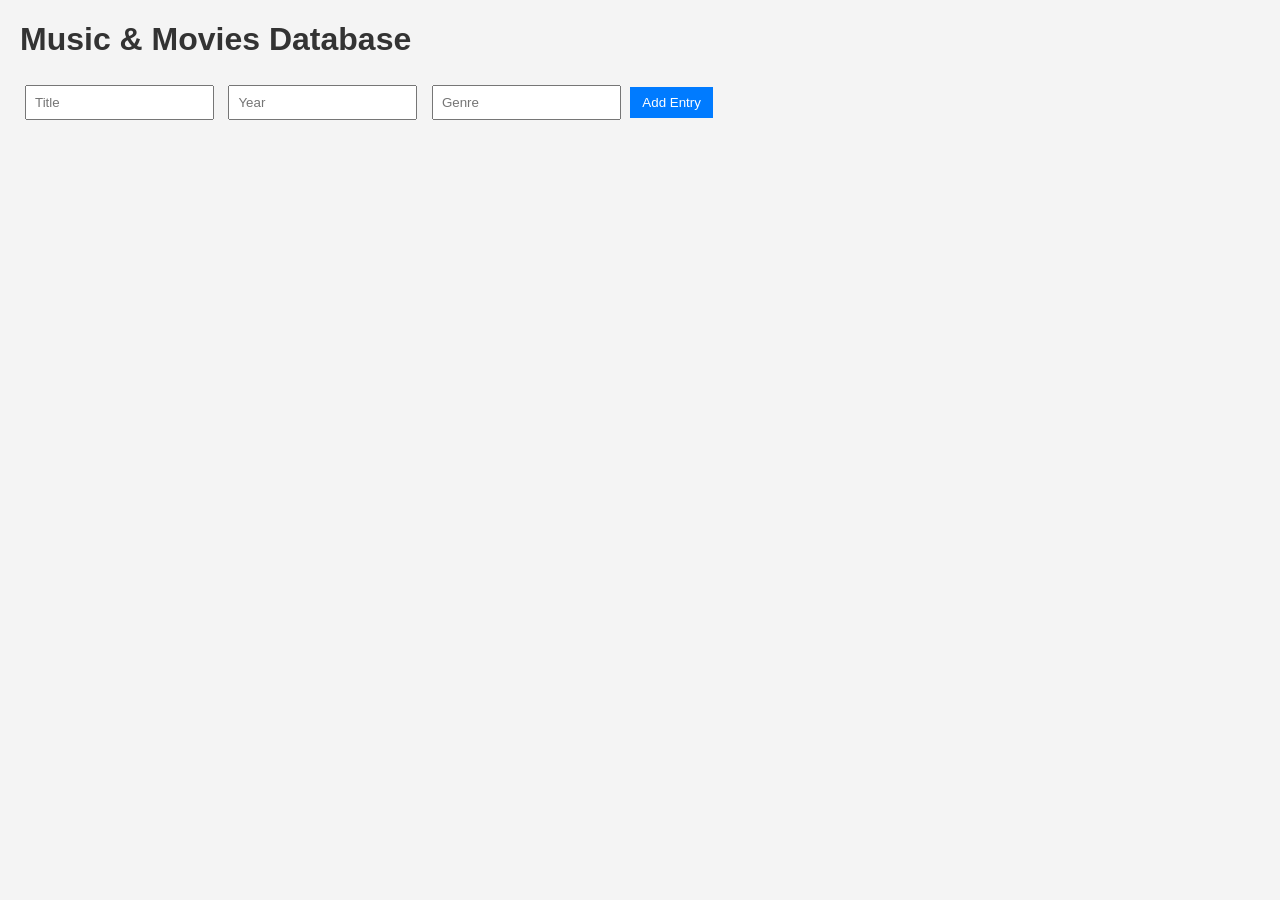
<file: index.html>
<!DOCTYPE html>
<html lang="en">
<head>
  <meta charset="UTF-8">
  <meta name="viewport" content="width=device-width, initial-scale=1.0">
  <title>CineSic</title>
  <!-- Linking CSS -->
  <link rel="stylesheet" href="style.css">
</head>
<body>
  <h1>Music & Movies Database</h1>

  <!-- Form to add entries -->
  <form id="entryForm">
    <input type="text" id="title" placeholder="Title" required>
    <input type="text" id="year" placeholder="Year" required>
    <input type="text" id="genre" placeholder="Genre" required>
    <button type="submit">Add Entry</button>
  </form>

  <!-- Display entries -->
  <ul id="entryList"></ul>

  <!-- Linking JavaScript -->
  <script src="script.js"></script>
</body>
</html>
</file>
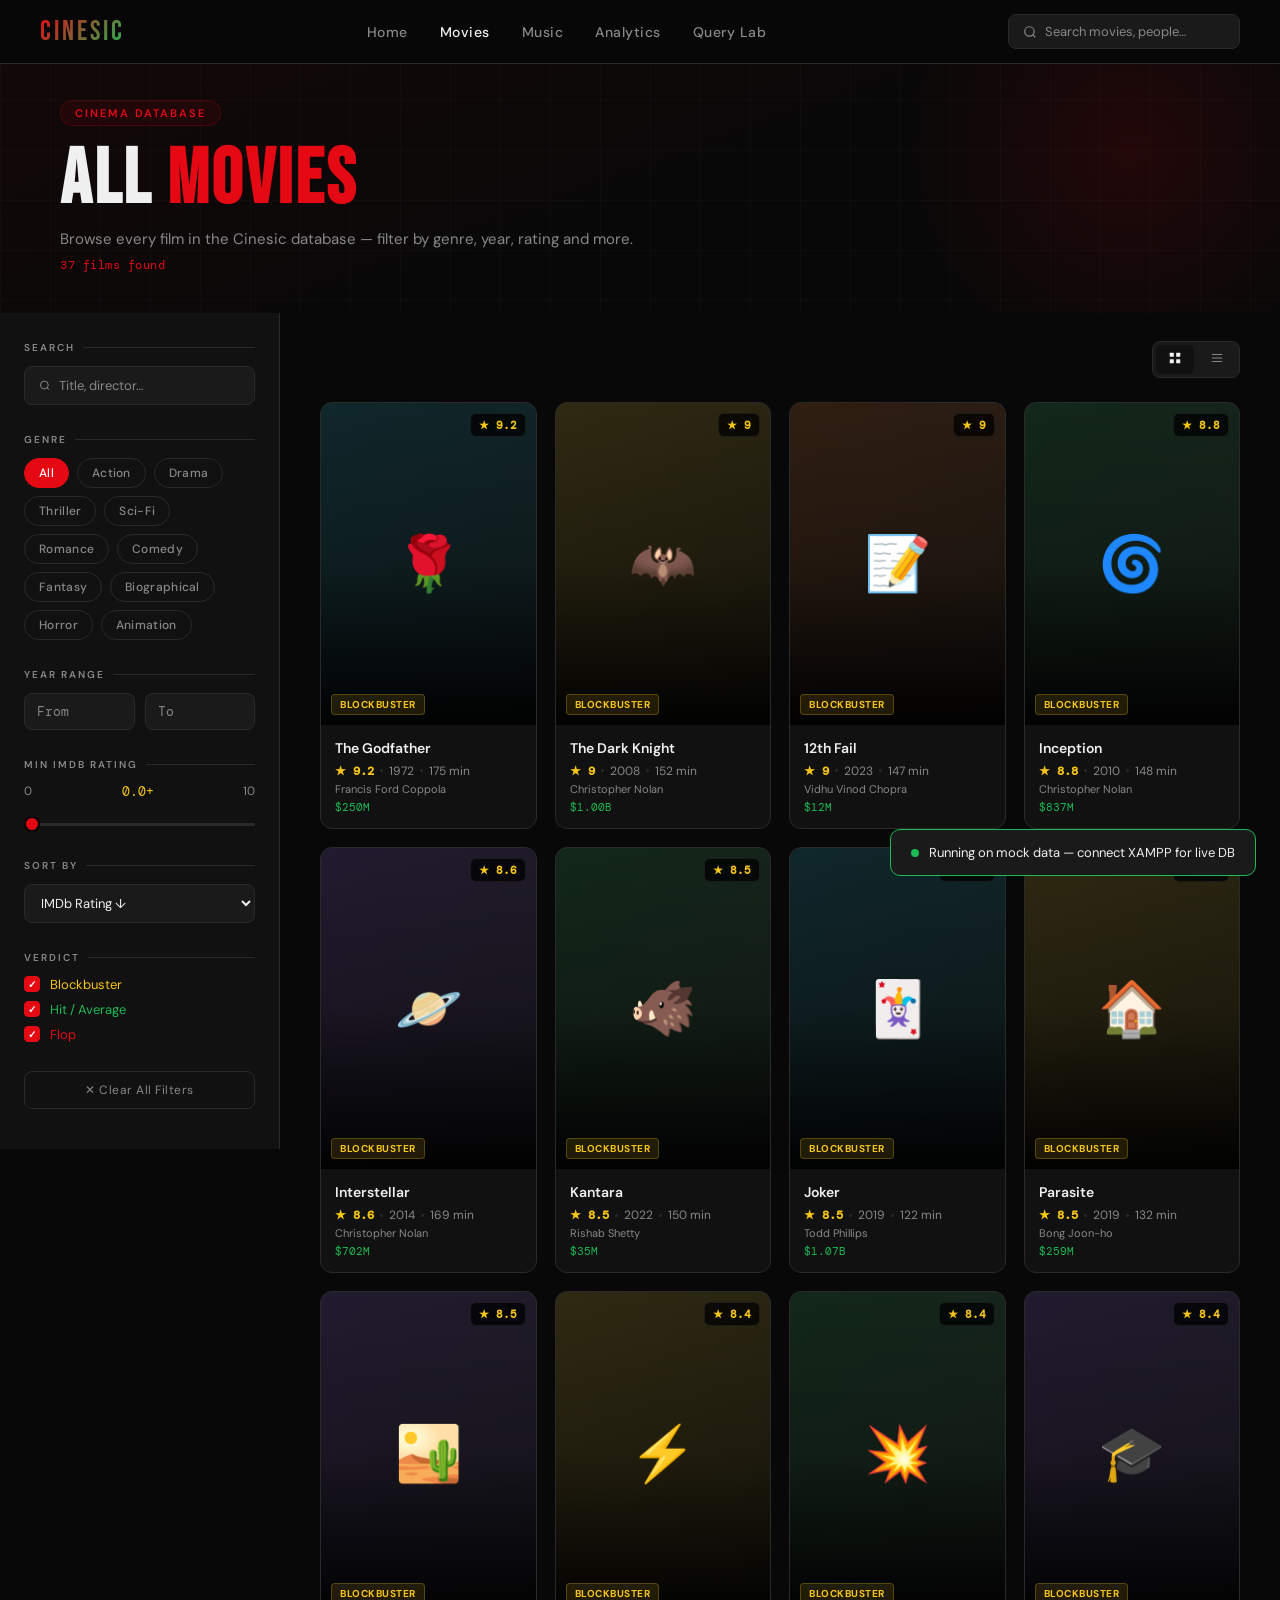
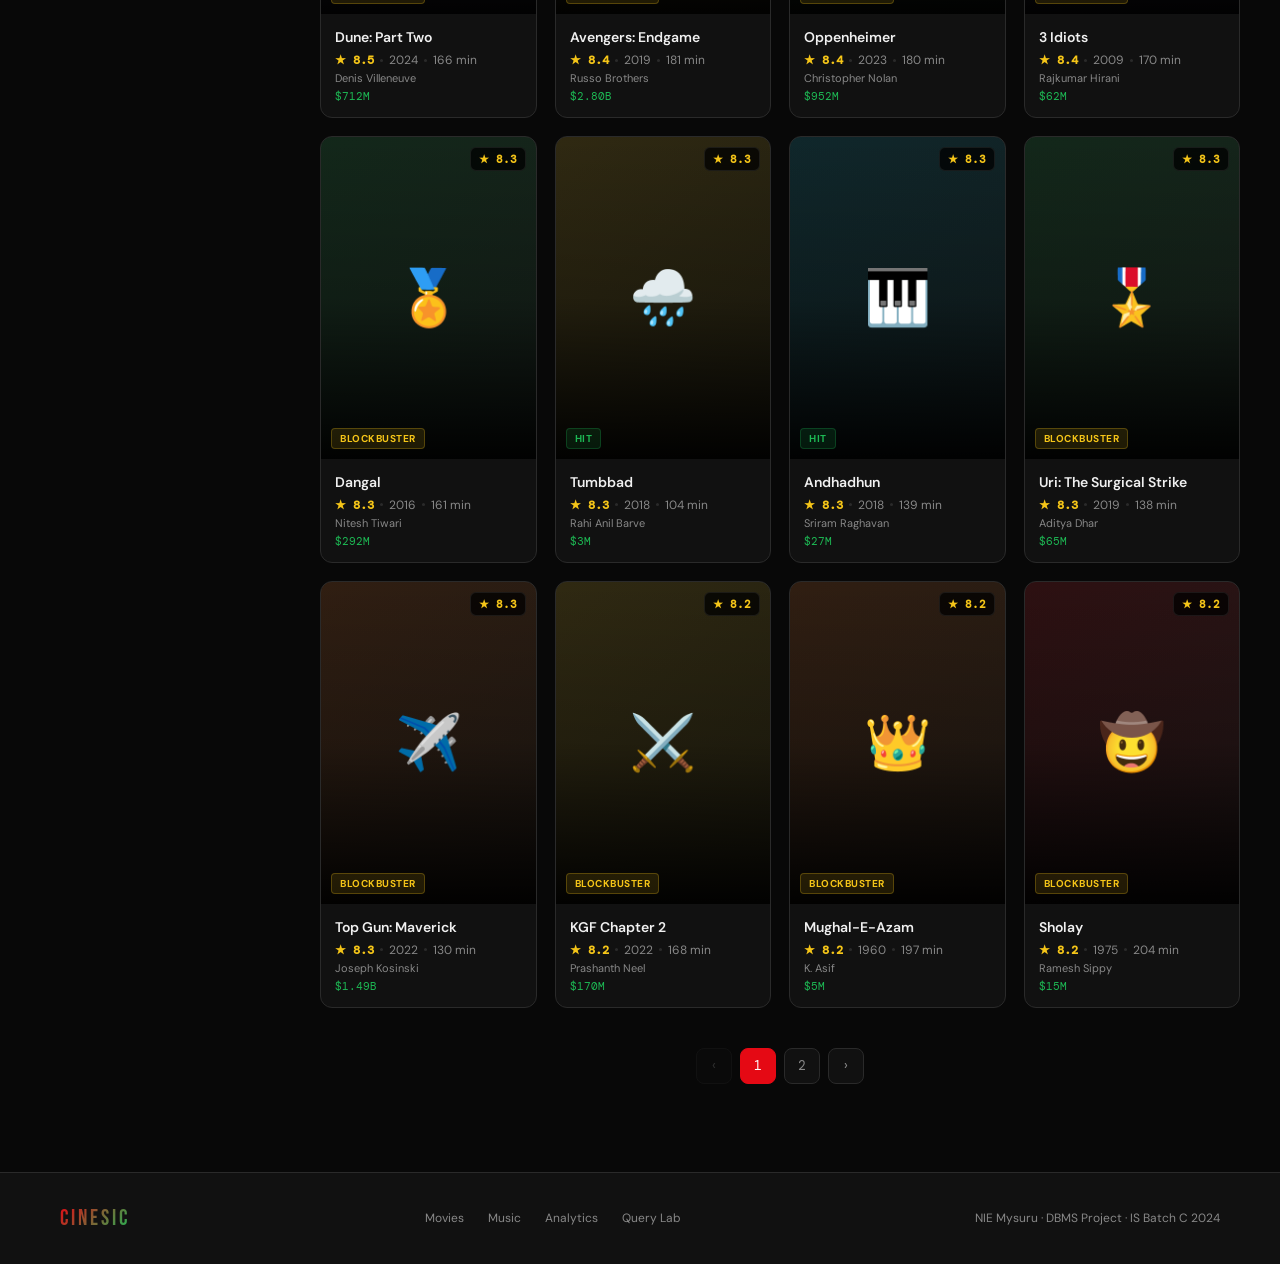
<file: pages/movie.html>
<!DOCTYPE html>
<html lang="en">
<head>
<meta charset="UTF-8"/>
<meta name="viewport" content="width=device-width,initial-scale=1.0"/>
<title>Cinesic — Movies</title>
<link href="https://fonts.googleapis.com/css2?family=Bebas+Neue&family=DM+Sans:wght@300;400;500;600&family=DM+Mono:wght@400;500&display=swap" rel="stylesheet"/>
<style>
:root{
  --cinema:#e50914;
  --music:#1db954;
  --gold:#f5c518;
  --bg:#080808;
  --surface:#111111;
  --surface2:#1a1a1a;
  --border:#2a2a2a;
  --text:#f0f0f0;
  --muted:#888;
}
*{margin:0;padding:0;box-sizing:border-box;}
html{scroll-behavior:smooth;}
body{background:var(--bg);color:var(--text);font-family:'DM Sans',sans-serif;overflow-x:hidden;min-height:100vh;}

/* ── NAVBAR ── */
nav{position:fixed;top:0;left:0;right:0;z-index:100;padding:0 40px;height:64px;display:flex;align-items:center;justify-content:space-between;background:rgba(8,8,8,.96);backdrop-filter:blur(12px);border-bottom:1px solid var(--border);}
.logo{font-family:'Bebas Neue',sans-serif;font-size:28px;letter-spacing:3px;background:linear-gradient(135deg,var(--cinema),var(--music));-webkit-background-clip:text;-webkit-text-fill-color:transparent;text-decoration:none;}
.nav-links{display:flex;gap:32px;align-items:center;}
.nav-links a{color:var(--muted);font-size:14px;font-weight:500;text-decoration:none;letter-spacing:.5px;transition:color .2s;}
.nav-links a:hover{color:var(--text);}
.nav-links a.active{color:var(--text);}
.nav-search{display:flex;align-items:center;gap:8px;background:var(--surface2);border:1px solid var(--border);border-radius:8px;padding:8px 14px;}
.nav-search input{background:none;border:none;outline:none;color:var(--text);font-size:13px;width:180px;font-family:'DM Sans',sans-serif;}
.nav-search input::placeholder{color:var(--muted);}
.search-wrapper{position:relative;}
.search-results{position:absolute;top:calc(100% + 8px);left:0;right:0;background:var(--surface2);border:1px solid var(--border);border-radius:8px;overflow:hidden;z-index:200;display:none;max-height:320px;overflow-y:auto;}
.search-results.open{display:block;}
.search-item{padding:12px 16px;cursor:pointer;font-size:13px;border-bottom:1px solid var(--border);transition:background .15s;}
.search-item:hover{background:var(--surface);}
.search-item-title{color:var(--text);font-weight:500;}
.search-item-sub{color:var(--muted);font-size:11px;margin-top:2px;}

/* ── PAGE HEADER ── */
.page-header{padding:100px 60px 40px;position:relative;overflow:hidden;}
.page-header-bg{position:absolute;inset:0;background:linear-gradient(160deg,rgba(229,9,20,.06) 0%,transparent 60%);}
.page-header-grid{position:absolute;inset:0;background-image:linear-gradient(rgba(42,42,42,.4) 1px,transparent 1px),linear-gradient(90deg,rgba(42,42,42,.4) 1px,transparent 1px);background-size:50px 50px;opacity:.4;}
.page-header-glow{position:absolute;top:-100px;right:-100px;width:500px;height:500px;background:radial-gradient(circle,rgba(229,9,20,.12) 0%,transparent 65%);pointer-events:none;}
.page-header-content{position:relative;z-index:2;}
.page-eyebrow{display:inline-flex;align-items:center;gap:8px;background:rgba(229,9,20,.08);border:1px solid rgba(229,9,20,.2);border-radius:100px;padding:5px 14px;margin-bottom:16px;}
.page-eyebrow span{font-size:11px;letter-spacing:2px;text-transform:uppercase;color:var(--cinema);font-weight:600;}
.page-title{font-family:'Bebas Neue',sans-serif;font-size:clamp(48px,6vw,80px);letter-spacing:3px;line-height:1;margin-bottom:8px;}
.page-title span{color:var(--cinema);}
.page-subtitle{font-size:15px;color:var(--muted);line-height:1.6;}
.result-count{font-family:'DM Mono',monospace;font-size:12px;color:var(--cinema);margin-top:6px;letter-spacing:.5px;}

/* ── LAYOUT ── */
.page-body{display:grid;grid-template-columns:280px 1fr;gap:0;min-height:calc(100vh - 200px);}

/* ── SIDEBAR ── */
.sidebar{background:var(--surface);border-right:1px solid var(--border);padding:28px 24px;position:sticky;top:64px;height:calc(100vh - 64px);overflow-y:auto;}
.sidebar::-webkit-scrollbar{width:4px;}
.sidebar::-webkit-scrollbar-track{background:transparent;}
.sidebar::-webkit-scrollbar-thumb{background:var(--border);border-radius:2px;}
.filter-section{margin-bottom:28px;}
.filter-label{font-size:10px;letter-spacing:2px;text-transform:uppercase;color:var(--muted);font-weight:600;margin-bottom:12px;display:flex;align-items:center;gap:8px;}
.filter-label::after{content:'';flex:1;height:1px;background:var(--border);}

/* Search in sidebar */
.sidebar-search{display:flex;align-items:center;gap:8px;background:var(--surface2);border:1px solid var(--border);border-radius:8px;padding:10px 14px;transition:border-color .2s;}
.sidebar-search:focus-within{border-color:rgba(229,9,20,.4);}
.sidebar-search input{background:none;border:none;outline:none;color:var(--text);font-size:13px;width:100%;font-family:'DM Sans',sans-serif;}
.sidebar-search input::placeholder{color:var(--muted);}

/* Genre pills in sidebar */
.genre-grid{display:flex;flex-wrap:wrap;gap:8px;}
.genre-chip{padding:6px 14px;border-radius:100px;font-size:12px;font-weight:500;border:1px solid var(--border);color:var(--muted);cursor:pointer;transition:all .18s;letter-spacing:.3px;user-select:none;}
.genre-chip:hover{border-color:rgba(229,9,20,.4);color:var(--text);}
.genre-chip.active{background:var(--cinema);border-color:var(--cinema);color:#fff;}

/* Year range */
.year-inputs{display:grid;grid-template-columns:1fr 1fr;gap:10px;}
.year-input{background:var(--surface2);border:1px solid var(--border);border-radius:8px;padding:9px 12px;color:var(--text);font-size:13px;font-family:'DM Mono',monospace;width:100%;outline:none;transition:border-color .2s;}
.year-input:focus{border-color:rgba(229,9,20,.4);}
.year-input::placeholder{color:var(--muted);}

/* Rating slider */
.rating-row{display:flex;align-items:center;justify-content:space-between;margin-bottom:10px;}
.rating-val{font-family:'DM Mono',monospace;font-size:13px;color:var(--gold);}
input[type=range]{-webkit-appearance:none;width:100%;height:3px;background:var(--border);border-radius:2px;outline:none;}
input[type=range]::-webkit-slider-thumb{-webkit-appearance:none;width:16px;height:16px;border-radius:50%;background:var(--cinema);cursor:pointer;border:2px solid var(--bg);}

/* Sort select */
.sort-select{width:100%;background:var(--surface2);border:1px solid var(--border);border-radius:8px;padding:9px 12px;color:var(--text);font-size:13px;font-family:'DM Sans',sans-serif;outline:none;cursor:pointer;transition:border-color .2s;}
.sort-select:focus{border-color:rgba(229,9,20,.4);}
.sort-select option{background:var(--surface2);}

/* Verdict checkboxes */
.verdict-list{display:flex;flex-direction:column;gap:8px;}
.verdict-item{display:flex;align-items:center;gap:10px;cursor:pointer;}
.verdict-item input[type=checkbox]{display:none;}
.v-box{width:16px;height:16px;border-radius:4px;border:1px solid var(--border);display:flex;align-items:center;justify-content:center;transition:all .15s;flex-shrink:0;}
.verdict-item input:checked+.v-box{background:var(--cinema);border-color:var(--cinema);}
.verdict-item input:checked+.v-box::after{content:'✓';font-size:10px;color:#fff;font-weight:700;}
.v-label{font-size:13px;color:var(--muted);transition:color .15s;}
.verdict-item:hover .v-label{color:var(--text);}

/* View toggle */
.view-toggle{display:flex;gap:4px;background:var(--surface2);border:1px solid var(--border);border-radius:8px;padding:3px;}
.view-btn{padding:6px 12px;border-radius:6px;cursor:pointer;color:var(--muted);font-size:12px;transition:all .15s;border:none;background:none;}
.view-btn.active{background:var(--surface);color:var(--text);}

/* Clear filters */
.clear-btn{width:100%;padding:10px;background:transparent;border:1px solid var(--border);border-radius:8px;color:var(--muted);font-size:12px;cursor:pointer;letter-spacing:.5px;transition:all .2s;font-family:'DM Sans',sans-serif;}
.clear-btn:hover{border-color:var(--cinema);color:var(--cinema);}

/* ── MAIN CONTENT ── */
.main-content{padding:28px 40px;}

/* Toolbar */
.toolbar{display:flex;align-items:center;justify-content:space-between;margin-bottom:24px;gap:16px;flex-wrap:wrap;}
.toolbar-left{display:flex;align-items:center;gap:12px;}
.toolbar-right{display:flex;align-items:center;gap:12px;}
.active-filters{display:flex;gap:8px;flex-wrap:wrap;}
.filter-tag{display:inline-flex;align-items:center;gap:6px;background:rgba(229,9,20,.1);border:1px solid rgba(229,9,20,.25);border-radius:100px;padding:4px 12px;font-size:12px;color:var(--cinema);}
.filter-tag button{background:none;border:none;color:var(--cinema);cursor:pointer;font-size:14px;line-height:1;padding:0;}

/* ── GRID VIEW ── */
.movie-grid{display:grid;grid-template-columns:repeat(auto-fill,minmax(190px,1fr));gap:18px;}
.movie-card{background:var(--surface);border:1px solid var(--border);border-radius:12px;overflow:hidden;cursor:pointer;transition:all .25s;position:relative;}
.movie-card:hover{transform:translateY(-6px);border-color:rgba(229,9,20,.4);box-shadow:0 20px 40px rgba(0,0,0,.7);}
.movie-card:hover .movie-thumb-inner{transform:scale(1.04);}
.movie-thumb{width:100%;aspect-ratio:2/3;position:relative;overflow:hidden;}
.movie-thumb-inner{width:100%;height:100%;display:flex;align-items:center;justify-content:center;transition:transform .4s ease;position:relative;}
.movie-thumb-overlay{position:absolute;inset:0;background:linear-gradient(to top,rgba(0,0,0,.95) 0%,rgba(0,0,0,.2) 50%,transparent 100%);}
.movie-badge{position:absolute;top:10px;right:10px;background:rgba(0,0,0,.75);backdrop-filter:blur(8px);border:1px solid rgba(255,255,255,.08);border-radius:6px;padding:4px 8px;font-size:11px;font-weight:700;color:var(--gold);font-family:'DM Mono',monospace;}
.verdict-badge{position:absolute;bottom:10px;left:10px;border-radius:4px;padding:3px 8px;font-size:10px;font-weight:700;letter-spacing:.5px;text-transform:uppercase;}
.verdict-badge.blockbuster{background:rgba(245,197,24,.12);color:var(--gold);border:1px solid rgba(245,197,24,.25);}
.verdict-badge.hit{background:rgba(29,185,84,.12);color:var(--music);border:1px solid rgba(29,185,84,.25);}
.verdict-badge.flop{background:rgba(229,9,20,.12);color:var(--cinema);border:1px solid rgba(229,9,20,.25);}
.movie-info{padding:14px;}
.movie-title{font-size:14px;font-weight:600;color:var(--text);margin-bottom:6px;white-space:nowrap;overflow:hidden;text-overflow:ellipsis;}
.movie-meta{display:flex;align-items:center;gap:6px;font-size:12px;color:var(--muted);flex-wrap:wrap;}
.imdb-score{color:var(--gold);font-weight:700;font-family:'DM Mono',monospace;}
.dot-sep{width:3px;height:3px;border-radius:50%;background:var(--border);}
.movie-gross{font-size:11px;color:var(--music);font-family:'DM Mono',monospace;margin-top:4px;}
.movie-director{font-size:11px;color:var(--muted);margin-top:3px;white-space:nowrap;overflow:hidden;text-overflow:ellipsis;}

/* ── LIST VIEW ── */
.movie-list{display:flex;flex-direction:column;gap:1px;background:var(--surface);border:1px solid var(--border);border-radius:12px;overflow:hidden;}
.list-item{display:grid;grid-template-columns:56px 48px 1fr 160px 120px 100px 80px;align-items:center;gap:16px;padding:14px 20px;border-bottom:1px solid rgba(42,42,42,.5);cursor:pointer;transition:background .15s;}
.list-item:last-child{border-bottom:none;}
.list-item:hover{background:var(--surface2);}
.list-rank{font-family:'Bebas Neue',sans-serif;font-size:22px;color:var(--muted);}
.list-rank.top{color:var(--gold);}
.list-emoji{font-size:28px;text-align:center;}
.list-info .list-title{font-size:14px;font-weight:600;color:var(--text);}
.list-info .list-dir{font-size:12px;color:var(--muted);margin-top:2px;}
.list-genre-tag{display:inline-block;padding:3px 10px;border-radius:100px;font-size:10px;border:1px solid var(--border);color:var(--muted);white-space:nowrap;}
.list-gross{font-family:'DM Mono',monospace;font-size:12px;color:var(--music);}
.list-rating{font-family:'DM Mono',monospace;font-size:13px;color:var(--gold);font-weight:700;}
.list-year{font-size:12px;color:var(--muted);font-family:'DM Mono',monospace;}
.list-verdict{display:inline-block;padding:3px 10px;border-radius:4px;font-size:10px;font-weight:700;letter-spacing:.5px;text-transform:uppercase;white-space:nowrap;}
.list-verdict.blockbuster{background:rgba(245,197,24,.1);color:var(--gold);border:1px solid rgba(245,197,24,.2);}
.list-verdict.hit{background:rgba(29,185,84,.1);color:var(--music);border:1px solid rgba(29,185,84,.2);}
.list-verdict.flop{background:rgba(229,9,20,.1);color:var(--cinema);border:1px solid rgba(229,9,20,.2);}

/* list header */
.list-header{display:grid;grid-template-columns:56px 48px 1fr 160px 120px 100px 80px;gap:16px;padding:10px 20px;border-bottom:1px solid var(--border);}
.list-header span{font-size:10px;letter-spacing:1.5px;text-transform:uppercase;color:var(--muted);font-weight:600;}

/* ── PAGINATION ── */
.pagination{display:flex;align-items:center;justify-content:center;gap:8px;margin-top:40px;padding-bottom:60px;}
.page-btn{width:36px;height:36px;border-radius:8px;background:var(--surface);border:1px solid var(--border);color:var(--muted);font-size:13px;cursor:pointer;display:flex;align-items:center;justify-content:center;transition:all .15s;font-family:'DM Mono',monospace;}
.page-btn:hover{border-color:rgba(229,9,20,.4);color:var(--text);}
.page-btn.active{background:var(--cinema);border-color:var(--cinema);color:#fff;}
.page-btn:disabled{opacity:.3;cursor:not-allowed;}

/* ── EMPTY STATE ── */
.empty-state{display:flex;flex-direction:column;align-items:center;justify-content:center;padding:80px 20px;color:var(--muted);text-align:center;}
.empty-icon{font-size:56px;margin-bottom:16px;opacity:.4;}
.empty-title{font-family:'Bebas Neue',sans-serif;font-size:28px;letter-spacing:2px;color:var(--muted);margin-bottom:8px;}
.empty-sub{font-size:14px;line-height:1.6;}

/* ── SKELETON ── */
.skeleton{background:linear-gradient(90deg,var(--surface2) 25%,var(--border) 50%,var(--surface2) 75%);background-size:200% 100%;animation:shimmer 1.5s infinite;border-radius:12px;}
@keyframes shimmer{0%{background-position:200% 0;}100%{background-position:-200% 0;}}

/* ── TOAST ── */
.toast{position:fixed;bottom:24px;right:24px;background:var(--surface2);border:1px solid var(--music);border-radius:10px;padding:14px 20px;font-size:13px;color:var(--text);z-index:1000;transform:translateX(120%);transition:transform .3s;display:flex;align-items:center;gap:10px;}
.toast.show{transform:translateX(0);}
.toast-dot{width:8px;height:8px;border-radius:50%;background:var(--music);}

/* ── FOOTER ── */
footer{background:var(--surface);border-top:1px solid var(--border);padding:32px 60px;display:flex;align-items:center;justify-content:space-between;}
.footer-logo{font-family:'Bebas Neue',sans-serif;font-size:22px;letter-spacing:3px;background:linear-gradient(135deg,var(--cinema),var(--music));-webkit-background-clip:text;-webkit-text-fill-color:transparent;}
.footer-links{display:flex;gap:24px;}
.footer-links a{font-size:12px;color:var(--muted);text-decoration:none;transition:color .2s;}
.footer-links a:hover{color:var(--text);}
.footer-copy{font-size:12px;color:var(--muted);}

/* ── RESPONSIVE ── */
@media(max-width:960px){
  .page-body{grid-template-columns:1fr;}
  .sidebar{position:static;height:auto;border-right:none;border-bottom:1px solid var(--border);}
  .list-item{grid-template-columns:40px 1fr 80px 60px;}
  .list-header{display:none;}
  .list-item .list-emoji,.list-item .list-genre-tag,.list-item .list-gross,.list-item .list-verdict{display:none;}
  .page-header{padding:90px 24px 28px;}
  .main-content{padding:20px 24px;}
  nav{padding:0 24px;}
}
@media(max-width:600px){
  .nav-links{display:none;}
}

/* card entrance animation */
.movie-card,.list-item{animation:cardIn .3s ease both;}
@keyframes cardIn{from{opacity:0;transform:translateY(12px);}to{opacity:1;transform:translateY(0);}}
</style>
</head>
<body>

<!-- ── NAVBAR ── -->
<nav>
  <a class="logo" href="index.html">CINESIC</a>
  <div class="nav-links">
    <a href="index.html">Home</a>
    <a href="movies.html" class="active">Movies</a>
    <a href="music.html">Music</a>
    <a href="analytics.html">Analytics</a>
    <a href="query-lab.html">Query Lab</a>
  </div>
  <div class="search-wrapper">
    <div class="nav-search">
      <svg width="14" height="14" fill="none" stroke="#888" stroke-width="2" viewBox="0 0 24 24"><circle cx="11" cy="11" r="8"/><path d="m21 21-4.35-4.35"/></svg>
      <input type="text" id="navSearch" placeholder="Search movies, people…"/>
    </div>
    <div class="search-results" id="navResults"></div>
  </div>
</nav>

<!-- ── PAGE HEADER ── -->
<div class="page-header">
  <div class="page-header-bg"></div>
  <div class="page-header-grid"></div>
  <div class="page-header-glow"></div>
  <div class="page-header-content">
    <div class="page-eyebrow"><span>Cinema Database</span></div>
    <h1 class="page-title">ALL <span>MOVIES</span></h1>
    <p class="page-subtitle">Browse every film in the Cinesic database — filter by genre, year, rating and more.</p>
    <div class="result-count" id="resultCount">Loading…</div>
  </div>
</div>

<!-- ── BODY LAYOUT ── -->
<div class="page-body">

  <!-- ── SIDEBAR ── -->
  <aside class="sidebar">

    <!-- Sidebar search -->
    <div class="filter-section">
      <div class="filter-label">Search</div>
      <div class="sidebar-search">
        <svg width="13" height="13" fill="none" stroke="#888" stroke-width="2" viewBox="0 0 24 24"><circle cx="11" cy="11" r="8"/><path d="m21 21-4.35-4.35"/></svg>
        <input type="text" id="sideSearch" placeholder="Title, director…"/>
      </div>
    </div>

    <!-- Genre -->
    <div class="filter-section">
      <div class="filter-label">Genre</div>
      <div class="genre-grid" id="genreChips"></div>
    </div>

    <!-- Year Range -->
    <div class="filter-section">
      <div class="filter-label">Year Range</div>
      <div class="year-inputs">
        <input type="number" class="year-input" id="yearFrom" placeholder="From" min="1950" max="2025"/>
        <input type="number" class="year-input" id="yearTo" placeholder="To" min="1950" max="2025"/>
      </div>
    </div>

    <!-- Min IMDb Rating -->
    <div class="filter-section">
      <div class="filter-label">Min IMDb Rating</div>
      <div class="rating-row">
        <span style="font-size:12px;color:var(--muted);">0</span>
        <span class="rating-val" id="ratingVal">0.0+</span>
        <span style="font-size:12px;color:var(--muted);">10</span>
      </div>
      <input type="range" id="ratingSlider" min="0" max="10" step="0.5" value="0"/>
    </div>

    <!-- Sort By -->
    <div class="filter-section">
      <div class="filter-label">Sort By</div>
      <select class="sort-select" id="sortSelect">
        <option value="imdb_rating">IMDb Rating ↓</option>
        <option value="release_year_desc">Year: Newest First</option>
        <option value="release_year_asc">Year: Oldest First</option>
        <option value="worldwide_gross">Worldwide Gross ↓</option>
        <option value="title_asc">Title: A → Z</option>
        <option value="runtime_desc">Runtime ↓</option>
      </select>
    </div>

    <!-- Verdict -->
    <div class="filter-section">
      <div class="filter-label">Verdict</div>
      <div class="verdict-list">
        <label class="verdict-item">
          <input type="checkbox" class="verdict-check" value="Blockbuster" checked/>
          <div class="v-box"></div>
          <span class="v-label" style="color:var(--gold)">Blockbuster</span>
        </label>
        <label class="verdict-item">
          <input type="checkbox" class="verdict-check" value="Hit" checked/>
          <div class="v-box"></div>
          <span class="v-label" style="color:var(--music)">Hit / Average</span>
        </label>
        <label class="verdict-item">
          <input type="checkbox" class="verdict-check" value="Flop" checked/>
          <div class="v-box"></div>
          <span class="v-label" style="color:var(--cinema)">Flop</span>
        </label>
      </div>
    </div>

    <button class="clear-btn" id="clearBtn">✕ Clear All Filters</button>
  </aside>

  <!-- ── MAIN CONTENT ── -->
  <main class="main-content">

    <!-- Toolbar -->
    <div class="toolbar">
      <div class="toolbar-left">
        <div class="active-filters" id="activeTags"></div>
      </div>
      <div class="toolbar-right">
        <div class="view-toggle">
          <button class="view-btn active" id="gridViewBtn" onclick="setView('grid')" title="Grid view">
            <svg width="14" height="14" fill="currentColor" viewBox="0 0 24 24"><rect x="3" y="3" width="7" height="7" rx="1"/><rect x="14" y="3" width="7" height="7" rx="1"/><rect x="3" y="14" width="7" height="7" rx="1"/><rect x="14" y="14" width="7" height="7" rx="1"/></svg>
          </button>
          <button class="view-btn" id="listViewBtn" onclick="setView('list')" title="List view">
            <svg width="14" height="14" fill="currentColor" viewBox="0 0 24 24"><rect x="3" y="5" width="18" height="2" rx="1"/><rect x="3" y="11" width="18" height="2" rx="1"/><rect x="3" y="17" width="18" height="2" rx="1"/></svg>
          </button>
        </div>
      </div>
    </div>

    <!-- Movie Grid -->
    <div id="movieGrid" class="movie-grid"></div>

    <!-- Movie List (hidden by default) -->
    <div id="movieList" style="display:none;">
      <div class="list-header">
        <span>#</span>
        <span></span>
        <span>Title</span>
        <span>Genre</span>
        <span>Gross</span>
        <span>Year</span>
        <span>Rating</span>
      </div>
      <div class="movie-list" id="movieListInner"></div>
    </div>

    <!-- Pagination -->
    <div class="pagination" id="pagination"></div>
  </main>
</div>

<!-- ── FOOTER ── -->
<footer>
  <div class="footer-logo">CINESIC</div>
  <div class="footer-links">
    <a href="movies.html">Movies</a>
    <a href="music.html">Music</a>
    <a href="analytics.html">Analytics</a>
    <a href="query-lab.html">Query Lab</a>
  </div>
  <div class="footer-copy">NIE Mysuru · DBMS Project · IS Batch C 2024</div>
</footer>

<div class="toast" id="toast">
  <div class="toast-dot"></div>
  <span id="toastMsg">Connected to database</span>
</div>

<script>
/* ═══════════════════════════════════════════
   CONFIG
═══════════════════════════════════════════ */
const API = '/cinesic/database/api';
const USE_MOCK = true; // ← set false when XAMPP is running

/* ═══════════════════════════════════════════
   FULL MOCK DATASET  (replace with API data)
═══════════════════════════════════════════ */
const ALL_MOVIES = [
  {movie_id:68,title:'Avengers: Endgame',release_year:2019,imdb_rating:8.4,director_name:'Russo Brothers',worldwide_gross_usd:2797796000,verdict:'Blockbuster',runtime_minutes:181,emoji:'⚡',genres:['Action','Sci-Fi']},
  {movie_id:69,title:'Avatar: The Way of Water',release_year:2022,imdb_rating:7.6,director_name:'James Cameron',worldwide_gross_usd:2320250281,verdict:'Blockbuster',runtime_minutes:192,emoji:'🌊',genres:['Sci-Fi','Fantasy']},
  {movie_id:70,title:'Avatar',release_year:2009,imdb_rating:7.9,director_name:'James Cameron',worldwide_gross_usd:2847246203,verdict:'Blockbuster',runtime_minutes:162,emoji:'🌿',genres:['Sci-Fi','Fantasy']},
  {movie_id:62,title:'The Dark Knight',release_year:2008,imdb_rating:9.0,director_name:'Christopher Nolan',worldwide_gross_usd:1004934033,verdict:'Blockbuster',runtime_minutes:152,emoji:'🦇',genres:['Action','Thriller']},
  {movie_id:61,title:'Inception',release_year:2010,imdb_rating:8.8,director_name:'Christopher Nolan',worldwide_gross_usd:836836967,verdict:'Blockbuster',runtime_minutes:148,emoji:'🌀',genres:['Sci-Fi','Thriller']},
  {movie_id:63,title:'Interstellar',release_year:2014,imdb_rating:8.6,director_name:'Christopher Nolan',worldwide_gross_usd:701729206,verdict:'Blockbuster',runtime_minutes:169,emoji:'🪐',genres:['Sci-Fi','Drama']},
  {movie_id:67,title:'Oppenheimer',release_year:2023,imdb_rating:8.4,director_name:'Christopher Nolan',worldwide_gross_usd:952000000,verdict:'Blockbuster',runtime_minutes:180,emoji:'💥',genres:['Drama','Biographical']},
  {movie_id:45,title:'RRR',release_year:2022,imdb_rating:8.0,director_name:'SS Rajamouli',worldwide_gross_usd:175000000,verdict:'Blockbuster',runtime_minutes:187,emoji:'🔥',genres:['Action','Drama']},
  {movie_id:44,title:'KGF Chapter 2',release_year:2022,imdb_rating:8.2,director_name:'Prashanth Neel',worldwide_gross_usd:170000000,verdict:'Blockbuster',runtime_minutes:168,emoji:'⚔️',genres:['Action']},
  {movie_id:47,title:'Pushpa 2: The Rule',release_year:2024,imdb_rating:7.8,director_name:'Sukumar',worldwide_gross_usd:240000000,verdict:'Blockbuster',runtime_minutes:190,emoji:'🌹',genres:['Action','Drama']},
  {movie_id:121,title:'Kantara',release_year:2022,imdb_rating:8.5,director_name:'Rishab Shetty',worldwide_gross_usd:35000000,verdict:'Blockbuster',runtime_minutes:150,emoji:'🐗',genres:['Drama','Fantasy']},
  {movie_id:1,title:'Dangal',release_year:2016,imdb_rating:8.3,director_name:'Nitesh Tiwari',worldwide_gross_usd:292000000,verdict:'Blockbuster',runtime_minutes:161,emoji:'🏅',genres:['Drama','Biographical']},
  {movie_id:3,title:'3 Idiots',release_year:2009,imdb_rating:8.4,director_name:'Rajkumar Hirani',worldwide_gross_usd:62000000,verdict:'Blockbuster',runtime_minutes:170,emoji:'🎓',genres:['Comedy','Drama']},
  {movie_id:5,title:'Mughal-E-Azam',release_year:1960,imdb_rating:8.2,director_name:'K. Asif',worldwide_gross_usd:4500000,verdict:'Blockbuster',runtime_minutes:197,emoji:'👑',genres:['Drama','Romance']},
  {movie_id:6,title:'Sholay',release_year:1975,imdb_rating:8.2,director_name:'Ramesh Sippy',worldwide_gross_usd:15000000,verdict:'Blockbuster',runtime_minutes:204,emoji:'🤠',genres:['Action','Drama']},
  {movie_id:9,title:'Dilwale Dulhania Le Jayenge',release_year:1995,imdb_rating:8.1,director_name:'Aditya Chopra',worldwide_gross_usd:60000000,verdict:'Blockbuster',runtime_minutes:189,emoji:'🌾',genres:['Romance','Drama']},
  {movie_id:10,title:'Lagaan',release_year:2001,imdb_rating:8.1,director_name:'Ashutosh Gowariker',worldwide_gross_usd:32000000,verdict:'Blockbuster',runtime_minutes:224,emoji:'🏏',genres:['Drama','Biographical']},
  {movie_id:15,title:'Baahubali 2',release_year:2017,imdb_rating:8.2,director_name:'SS Rajamouli',worldwide_gross_usd:254400000,verdict:'Blockbuster',runtime_minutes:167,emoji:'🏰',genres:['Action','Fantasy']},
  {movie_id:20,title:'Tumbbad',release_year:2018,imdb_rating:8.3,director_name:'Rahi Anil Barve',worldwide_gross_usd:3000000,verdict:'Hit',runtime_minutes:104,emoji:'🌧️',genres:['Horror','Fantasy']},
  {movie_id:22,title:'Andhadhun',release_year:2018,imdb_rating:8.3,director_name:'Sriram Raghavan',worldwide_gross_usd:27000000,verdict:'Hit',runtime_minutes:139,emoji:'🎹',genres:['Thriller','Comedy']},
  {movie_id:25,title:'Queen',release_year:2013,imdb_rating:8.1,director_name:'Vikas Bahl',worldwide_gross_usd:9000000,verdict:'Blockbuster',runtime_minutes:146,emoji:'👸',genres:['Drama','Comedy']},
  {movie_id:30,title:'Dil Chahta Hai',release_year:2001,imdb_rating:8.1,director_name:'Farhan Akhtar',worldwide_gross_usd:7000000,verdict:'Hit',runtime_minutes:183,emoji:'🌅',genres:['Comedy','Drama','Romance']},
  {movie_id:33,title:'Gangs of Wasseypur',release_year:2012,imdb_rating:8.2,director_name:'Anurag Kashyap',worldwide_gross_usd:6000000,verdict:'Hit',runtime_minutes:320,emoji:'🔫',genres:['Action','Drama','Thriller']},
  {movie_id:40,title:'Super 30',release_year:2019,imdb_rating:7.5,director_name:'Vikas Bahl',worldwide_gross_usd:22000000,verdict:'Hit',runtime_minutes:156,emoji:'📐',genres:['Drama','Biographical']},
  {movie_id:50,title:'Kabir Singh',release_year:2019,imdb_rating:7.1,director_name:'Sandeep Reddy Vanga',worldwide_gross_usd:57000000,verdict:'Blockbuster',runtime_minutes:173,emoji:'💊',genres:['Drama','Romance']},
  {movie_id:55,title:'Uri: The Surgical Strike',release_year:2019,imdb_rating:8.3,director_name:'Aditya Dhar',worldwide_gross_usd:65000000,verdict:'Blockbuster',runtime_minutes:138,emoji:'🎖️',genres:['Action','Drama']},
  {movie_id:58,title:'Joker',release_year:2019,imdb_rating:8.5,director_name:'Todd Phillips',worldwide_gross_usd:1074251311,verdict:'Blockbuster',runtime_minutes:122,emoji:'🃏',genres:['Drama','Thriller']},
  {movie_id:71,title:'Top Gun: Maverick',release_year:2022,imdb_rating:8.3,director_name:'Joseph Kosinski',worldwide_gross_usd:1491081000,verdict:'Blockbuster',runtime_minutes:130,emoji:'✈️',genres:['Action','Drama']},
  {movie_id:72,title:'Spider-Man: No Way Home',release_year:2021,imdb_rating:8.2,director_name:'Jon Watts',worldwide_gross_usd:1901216740,verdict:'Blockbuster',runtime_minutes:148,emoji:'🕷️',genres:['Action','Sci-Fi']},
  {movie_id:73,title:'Black Panther',release_year:2018,imdb_rating:7.3,director_name:'Ryan Coogler',worldwide_gross_usd:1346913161,verdict:'Blockbuster',runtime_minutes:134,emoji:'🐾',genres:['Action','Sci-Fi']},
  {movie_id:74,title:'Parasite',release_year:2019,imdb_rating:8.5,director_name:'Bong Joon-ho',worldwide_gross_usd:258773645,verdict:'Blockbuster',runtime_minutes:132,emoji:'🏠',genres:['Thriller','Drama','Comedy']},
  {movie_id:75,title:'Dune: Part Two',release_year:2024,imdb_rating:8.5,director_name:'Denis Villeneuve',worldwide_gross_usd:711800000,verdict:'Blockbuster',runtime_minutes:166,emoji:'🏜️',genres:['Sci-Fi','Action','Fantasy']},
  {movie_id:76,title:'The Godfather',release_year:1972,imdb_rating:9.2,director_name:'Francis Ford Coppola',worldwide_gross_usd:250341816,verdict:'Blockbuster',runtime_minutes:175,emoji:'🌹',genres:['Drama','Thriller']},
  {movie_id:77,title:'12th Fail',release_year:2023,imdb_rating:9.0,director_name:'Vidhu Vinod Chopra',worldwide_gross_usd:12000000,verdict:'Blockbuster',runtime_minutes:147,emoji:'📝',genres:['Drama','Biographical']},
  {movie_id:78,title:'Animal',release_year:2023,imdb_rating:7.0,director_name:'Sandeep Reddy Vanga',worldwide_gross_usd:89000000,verdict:'Blockbuster',runtime_minutes:201,emoji:'🐺',genres:['Action','Drama']},
  {movie_id:79,title:'Kalki 2898 AD',release_year:2024,imdb_rating:7.0,director_name:'Nag Ashwin',worldwide_gross_usd:100000000,verdict:'Blockbuster',runtime_minutes:181,emoji:'🤖',genres:['Sci-Fi','Action','Fantasy']},
  {movie_id:80,title:'Stree 2',release_year:2024,imdb_rating:7.8,director_name:'Amar Kaushik',worldwide_gross_usd:112000000,verdict:'Blockbuster',runtime_minutes:138,emoji:'👻',genres:['Horror','Comedy']},
];

const GENRES = ['Action','Drama','Thriller','Sci-Fi','Romance','Comedy','Fantasy','Biographical','Horror','Animation'];

/* ═══════════════════════════════════════════
   STATE
═══════════════════════════════════════════ */
let state = {
  movies: [...ALL_MOVIES],
  filtered: [...ALL_MOVIES],
  view: 'grid',            // 'grid' | 'list'
  page: 1,
  perPage: 20,
  genre: 'All',
  search: '',
  yearFrom: '',
  yearTo: '',
  minRating: 0,
  sort: 'imdb_rating',
  verdicts: ['Blockbuster','Hit','Flop'],
};

/* ═══════════════════════════════════════════
   HELPERS
═══════════════════════════════════════════ */
function fmtUSD(n){
  if(!n) return '—';
  if(n>=1e9) return '$'+(n/1e9).toFixed(2)+'B';
  if(n>=1e6) return '$'+(n/1e6).toFixed(0)+'M';
  return '$'+n.toLocaleString();
}

function verdictClass(v=''){
  const vl=v.toLowerCase();
  if(vl.includes('blockbuster')||vl.includes('super hit')) return 'blockbuster';
  if(vl.includes('hit')||vl.includes('average')) return 'hit';
  return 'flop';
}

function randomBg(seed){
  const pairs=[
    ['#e5091422','#ff6b6b11'],['#1db95422','#69e89a11'],
    ['#f5c51822','#ffd70011'],['#8b5cf622','#a78bfa11'],
    ['#06b6d422','#22d3ee11'],['#f9731622','#fb923c11'],
  ];
  return pairs[seed % pairs.length];
}

function goMovie(id){
  window.location.href = `movie-detail.html?id=${id}`;
}

/* ═══════════════════════════════════════════
   GENRE CHIPS
═══════════════════════════════════════════ */
function renderGenreChips(){
  const el = document.getElementById('genreChips');
  const all = ['All', ...GENRES];
  el.innerHTML = all.map(g => `
    <div class="genre-chip ${g===state.genre?'active':''}" data-genre="${g}">${g}</div>
  `).join('');
  el.querySelectorAll('.genre-chip').forEach(chip => {
    chip.addEventListener('click', () => {
      state.genre = chip.dataset.genre;
      state.page = 1;
      applyFilters();
      renderGenreChips();
    });
  });
}

/* ═══════════════════════════════════════════
   FILTER + SORT
═══════════════════════════════════════════ */
function applyFilters(){
  let movies = [...state.movies];

  // search
  if(state.search){
    const q = state.search.toLowerCase();
    movies = movies.filter(m =>
      m.title.toLowerCase().includes(q) ||
      (m.director_name||'').toLowerCase().includes(q)
    );
  }

  // genre
  if(state.genre !== 'All'){
    movies = movies.filter(m => m.genres && m.genres.includes(state.genre));
  }

  // year
  if(state.yearFrom) movies = movies.filter(m => m.release_year >= +state.yearFrom);
  if(state.yearTo)   movies = movies.filter(m => m.release_year <= +state.yearTo);

  // rating
  if(state.minRating > 0) movies = movies.filter(m => (m.imdb_rating||0) >= state.minRating);

  // verdict
  movies = movies.filter(m => {
    const vc = verdictClass(m.verdict||'');
    return state.verdicts.some(v => {
      if(v==='Blockbuster') return vc==='blockbuster';
      if(v==='Hit') return vc==='hit';
      if(v==='Flop') return vc==='flop';
      return true;
    });
  });

  // sort
  movies.sort((a,b) => {
    switch(state.sort){
      case 'imdb_rating':       return (b.imdb_rating||0)-(a.imdb_rating||0);
      case 'release_year_desc': return b.release_year-a.release_year;
      case 'release_year_asc':  return a.release_year-b.release_year;
      case 'worldwide_gross':   return (b.worldwide_gross_usd||0)-(a.worldwide_gross_usd||0);
      case 'title_asc':         return a.title.localeCompare(b.title);
      case 'runtime_desc':      return (b.runtime_minutes||0)-(a.runtime_minutes||0);
      default: return 0;
    }
  });

  state.filtered = movies;
  document.getElementById('resultCount').textContent = `${movies.length} film${movies.length!==1?'s':''} found`;
  renderActiveTags();
  renderPage();
  renderPagination();
}

/* ═══════════════════════════════════════════
   ACTIVE FILTER TAGS
═══════════════════════════════════════════ */
function renderActiveTags(){
  const container = document.getElementById('activeTags');
  const tags = [];
  if(state.genre !== 'All') tags.push({label: state.genre, clear: ()=>{state.genre='All'; renderGenreChips();}});
  if(state.search) tags.push({label: `"${state.search}"`, clear: ()=>{state.search=''; document.getElementById('sideSearch').value='';}});
  if(state.yearFrom) tags.push({label: `From ${state.yearFrom}`, clear: ()=>{state.yearFrom=''; document.getElementById('yearFrom').value='';}});
  if(state.yearTo) tags.push({label: `To ${state.yearTo}`, clear: ()=>{state.yearTo=''; document.getElementById('yearTo').value='';}});
  if(state.minRating>0) tags.push({label: `★ ${state.minRating}+`, clear: ()=>{state.minRating=0; document.getElementById('ratingSlider').value=0; document.getElementById('ratingVal').textContent='0.0+';}});

  container.innerHTML = tags.map((t,i)=>`
    <div class="filter-tag">${t.label}<button onclick="clearTag(${i})">×</button></div>
  `).join('');
  window._tagClears = tags.map(t=>t.clear);
}

function clearTag(i){
  window._tagClears[i]();
  state.page=1;
  applyFilters();
}

/* ═══════════════════════════════════════════
   RENDER PAGE OF MOVIES
═══════════════════════════════════════════ */
function renderPage(){
  const start = (state.page-1)*state.perPage;
  const slice = state.filtered.slice(start, start+state.perPage);

  if(state.view === 'grid'){
    renderGrid(slice);
  } else {
    renderList(slice);
  }
}

/* ── GRID ── */
function renderGrid(movies){
  const grid = document.getElementById('movieGrid');
  if(!movies.length){
    grid.innerHTML = `
      <div class="empty-state" style="grid-column:1/-1">
        <div class="empty-icon">🎬</div>
        <div class="empty-title">No Movies Found</div>
        <div class="empty-sub">Try adjusting your filters or clearing your search.</div>
      </div>`;
    return;
  }
  grid.innerHTML = movies.map((m,i) => {
    const [bg1, bg2] = randomBg(m.movie_id);
    return `
    <div class="movie-card" onclick="goMovie(${m.movie_id})" style="animation-delay:${i*0.04}s">
      <div class="movie-thumb">
        <div class="movie-thumb-inner" style="background:linear-gradient(135deg,${bg1},${bg2});">
          <span style="font-size:54px;z-index:1;position:relative;">${m.emoji||'🎬'}</span>
          <div class="movie-thumb-overlay"></div>
        </div>
        <div class="movie-badge">★ ${m.imdb_rating||'?'}</div>
        <div class="verdict-badge ${verdictClass(m.verdict)}">${m.verdict||''}</div>
      </div>
      <div class="movie-info">
        <div class="movie-title" title="${m.title}">${m.title}</div>
        <div class="movie-meta">
          <span class="imdb-score">★ ${m.imdb_rating||'?'}</span>
          <span class="dot-sep"></span>
          <span>${m.release_year}</span>
          <span class="dot-sep"></span>
          <span>${m.runtime_minutes||'?'} min</span>
        </div>
        <div class="movie-director">${m.director_name||''}</div>
        <div class="movie-gross">${fmtUSD(m.worldwide_gross_usd)}</div>
      </div>
    </div>`;
  }).join('');
}

/* ── LIST ── */
function renderList(movies){
  const inner = document.getElementById('movieListInner');
  const start = (state.page-1)*state.perPage;
  if(!movies.length){
    inner.innerHTML = `
      <div class="empty-state">
        <div class="empty-icon">🎬</div>
        <div class="empty-title">No Movies Found</div>
        <div class="empty-sub">Try adjusting your filters.</div>
      </div>`;
    return;
  }
  inner.innerHTML = movies.map((m,i) => `
    <div class="list-item" onclick="goMovie(${m.movie_id})" style="animation-delay:${i*0.03}s">
      <span class="list-rank ${start+i<3?'top':''}">${start+i+1}</span>
      <span class="list-emoji">${m.emoji||'🎬'}</span>
      <div class="list-info">
        <div class="list-title">${m.title}</div>
        <div class="list-dir">${m.director_name||''} · ${m.runtime_minutes||'?'} min</div>
      </div>
      <span class="list-genre-tag">${(m.genres||[]).slice(0,1).join('')||'—'}</span>
      <span class="list-gross">${fmtUSD(m.worldwide_gross_usd)}</span>
      <span class="list-year">${m.release_year}</span>
      <span class="list-rating">★ ${m.imdb_rating||'?'}</span>
    </div>
  `).join('');
}

/* ═══════════════════════════════════════════
   PAGINATION
═══════════════════════════════════════════ */
function renderPagination(){
  const total = Math.ceil(state.filtered.length / state.perPage);
  const p = state.page;
  const container = document.getElementById('pagination');
  if(total <= 1){ container.innerHTML=''; return; }

  let pages = [];
  pages.push(1);
  if(p > 3) pages.push('…');
  for(let i=Math.max(2,p-1); i<=Math.min(total-1,p+1); i++) pages.push(i);
  if(p < total-2) pages.push('…');
  if(total > 1) pages.push(total);

  container.innerHTML = `
    <button class="page-btn" ${p===1?'disabled':''} onclick="goPage(${p-1})">‹</button>
    ${pages.map(pg => pg==='…'
      ? `<span style="color:var(--muted);padding:0 4px;">…</span>`
      : `<button class="page-btn ${pg===p?'active':''}" onclick="goPage(${pg})">${pg}</button>`
    ).join('')}
    <button class="page-btn" ${p===total?'disabled':''} onclick="goPage(${p+1})">›</button>
  `;
}

function goPage(n){
  state.page = n;
  renderPage();
  renderPagination();
  window.scrollTo({top:300, behavior:'smooth'});
}

/* ═══════════════════════════════════════════
   VIEW TOGGLE
═══════════════════════════════════════════ */
function setView(v){
  state.view = v;
  document.getElementById('movieGrid').style.display = v==='grid' ? 'grid' : 'none';
  document.getElementById('movieList').style.display = v==='list' ? 'block' : 'none';
  document.getElementById('gridViewBtn').classList.toggle('active', v==='grid');
  document.getElementById('listViewBtn').classList.toggle('active', v==='list');
  renderPage();
}

/* ═══════════════════════════════════════════
   EVENT LISTENERS
═══════════════════════════════════════════ */
// Sidebar search
document.getElementById('sideSearch').addEventListener('input', function(){
  state.search = this.value.trim();
  state.page = 1;
  applyFilters();
});

// Year inputs
document.getElementById('yearFrom').addEventListener('input', function(){
  state.yearFrom = this.value;
  state.page = 1;
  applyFilters();
});
document.getElementById('yearTo').addEventListener('input', function(){
  state.yearTo = this.value;
  state.page = 1;
  applyFilters();
});

// Rating slider
document.getElementById('ratingSlider').addEventListener('input', function(){
  state.minRating = parseFloat(this.value);
  document.getElementById('ratingVal').textContent = this.value+'+';
  state.page = 1;
  applyFilters();
});

// Sort
document.getElementById('sortSelect').addEventListener('change', function(){
  state.sort = this.value;
  state.page = 1;
  applyFilters();
});

// Verdicts
document.querySelectorAll('.verdict-check').forEach(cb => {
  cb.addEventListener('change', function(){
    const checked = [...document.querySelectorAll('.verdict-check:checked')].map(c=>c.value);
    state.verdicts = checked.length ? checked : ['Blockbuster','Hit','Flop'];
    state.page = 1;
    applyFilters();
  });
});

// Clear all
document.getElementById('clearBtn').addEventListener('click', ()=>{
  state.genre='All'; state.search=''; state.yearFrom=''; state.yearTo='';
  state.minRating=0; state.sort='imdb_rating'; state.verdicts=['Blockbuster','Hit','Flop'];
  state.page=1;
  document.getElementById('sideSearch').value='';
  document.getElementById('yearFrom').value='';
  document.getElementById('yearTo').value='';
  document.getElementById('ratingSlider').value=0;
  document.getElementById('ratingVal').textContent='0.0+';
  document.getElementById('sortSelect').value='imdb_rating';
  document.querySelectorAll('.verdict-check').forEach(c=>c.checked=true);
  renderGenreChips();
  applyFilters();
  showToast('Filters cleared');
});

// Navbar search
document.getElementById('navSearch').addEventListener('input', function(){
  const q = this.value.toLowerCase().trim();
  const results = document.getElementById('navResults');
  if(q.length < 2){ results.classList.remove('open'); return; }
  const hits = ALL_MOVIES.filter(m=>m.title.toLowerCase().includes(q)).slice(0,6);
  if(!hits.length){ results.classList.remove('open'); return; }
  results.innerHTML = hits.map(m=>`
    <div class="search-item" onclick="goMovie(${m.movie_id})">
      <div class="search-item-title">${m.title}</div>
      <div class="search-item-sub">${m.release_year} · ${m.director_name||''} · ★ ${m.imdb_rating}</div>
    </div>
  `).join('');
  results.classList.add('open');
});
document.addEventListener('click', e=>{
  if(!e.target.closest('.search-wrapper'))
    document.getElementById('navResults').classList.remove('open');
});

/* ═══════════════════════════════════════════
   LOAD DATA (live API or mock)
═══════════════════════════════════════════ */
async function loadData(){
  if(USE_MOCK){
    state.movies = ALL_MOVIES;
    state.filtered = [...ALL_MOVIES];
    renderGenreChips();
    applyFilters();
    showToast('Running on mock data — connect XAMPP for live DB');
    return;
  }
  try{
    const res = await fetch(`${API}/movies.php?limit=200`);
    const data = await res.json();
    state.movies = data.data || ALL_MOVIES;
    state.filtered = [...state.movies];
    renderGenreChips();
    applyFilters();
    showToast('✓ Connected to Cinesic database');
  } catch(err){
    console.error(err);
    state.movies = ALL_MOVIES;
    state.filtered = [...ALL_MOVIES];
    renderGenreChips();
    applyFilters();
    showToast('DB offline — showing mock data');
  }
}

function showToast(msg){
  const t = document.getElementById('toast');
  document.getElementById('toastMsg').textContent = msg;
  t.classList.add('show');
  setTimeout(()=>t.classList.remove('show'), 4000);
}

/* ═══════════════════════════════════════════
   INIT
═══════════════════════════════════════════ */
window.addEventListener('DOMContentLoaded', loadData);
</script>
</body>
</html>
</file>
<file: style.css>
body {
    font-family: Arial, sans-serif;
    margin: 20px;
    background: #f4f4f4;
  }
  
  h1 {
    color: #333;
  }
  
  form {
    margin-bottom: 20px;
  }
  
  input {
    margin: 5px;
    padding: 8px;
  }
  
  button {
    padding: 8px 12px;
    background: #007bff;
    color: white;
    border: none;
    cursor: pointer;
  }
  
  button:hover {
    background: #0056b3;
  }
  
  #entryList {
    list-style-type: none;
    padding: 0;
  }
  
  #entryList li {
    background: white;
    margin: 5px 0;
    padding: 10px;
    border: 1px solid #ccc;
  }
</file>
